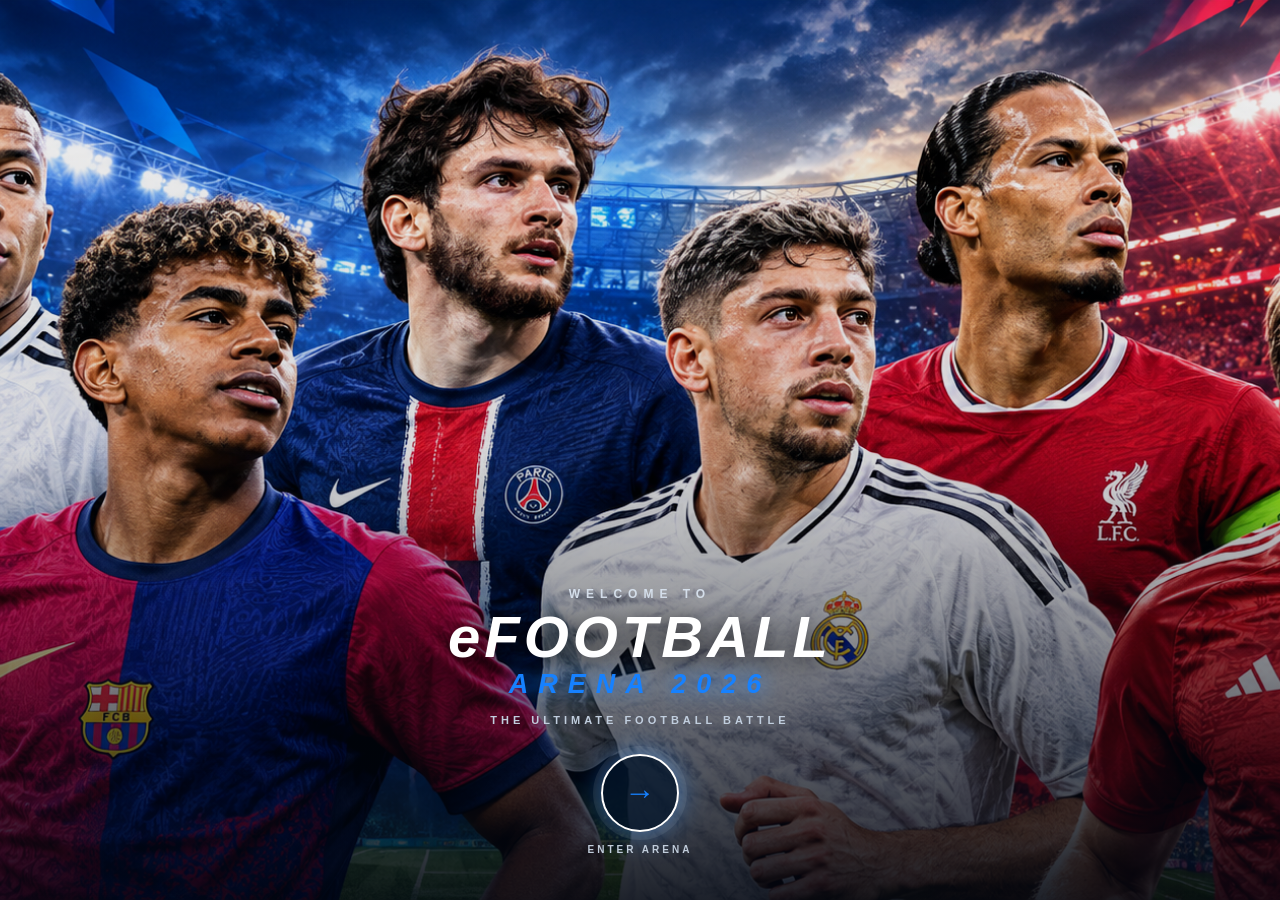
<file: index.html>
<!DOCTYPE html>
<html lang="en">

<head>

    <meta charset="UTF-8">

    <meta name="viewport" content="width=device-width, initial-scale=1.0">

    <title>eFootball Arena 2026</title>

    <link rel="stylesheet" href="index.css">

</head>

<body>

<div class="front-page">

    <div class="overlay"></div>

    <div class="content">

        <div class="welcome">
            WELCOME TO
        </div>

        <h1>
            eFOOTBALL
        </h1>

        <h2>
            ARENA 2026
        </h2>

        <p>
            THE ULTIMATE FOOTBALL BATTLE
        </p>

        <button class="enter-button" id="enterButton">

            <span>→</span>

        </button>

        <div class="button-text" id="buttonText">
            ENTER ARENA
        </div>

    </div>

</div>

<audio id="clickSound">
    <source src="Audio/click.mp3" type="audio/mpeg">
</audio>


<script>

const enterButton = document.getElementById("enterButton");

const buttonText = document.getElementById("buttonText");

const clickSound = document.getElementById("clickSound");


enterButton.addEventListener("click", function() {

    clickSound.currentTime = 0;
    clickSound.play();

    enterButton.classList.add("loading");

    buttonText.innerHTML = "LOADING ARENA...";

    enterButton.disabled = true;


    setTimeout(function() {

        window.location.href =
            "http://localhost/eFootballArena/login.php";

    }, 1800);

});

</script>

</body>

</html>
</file>
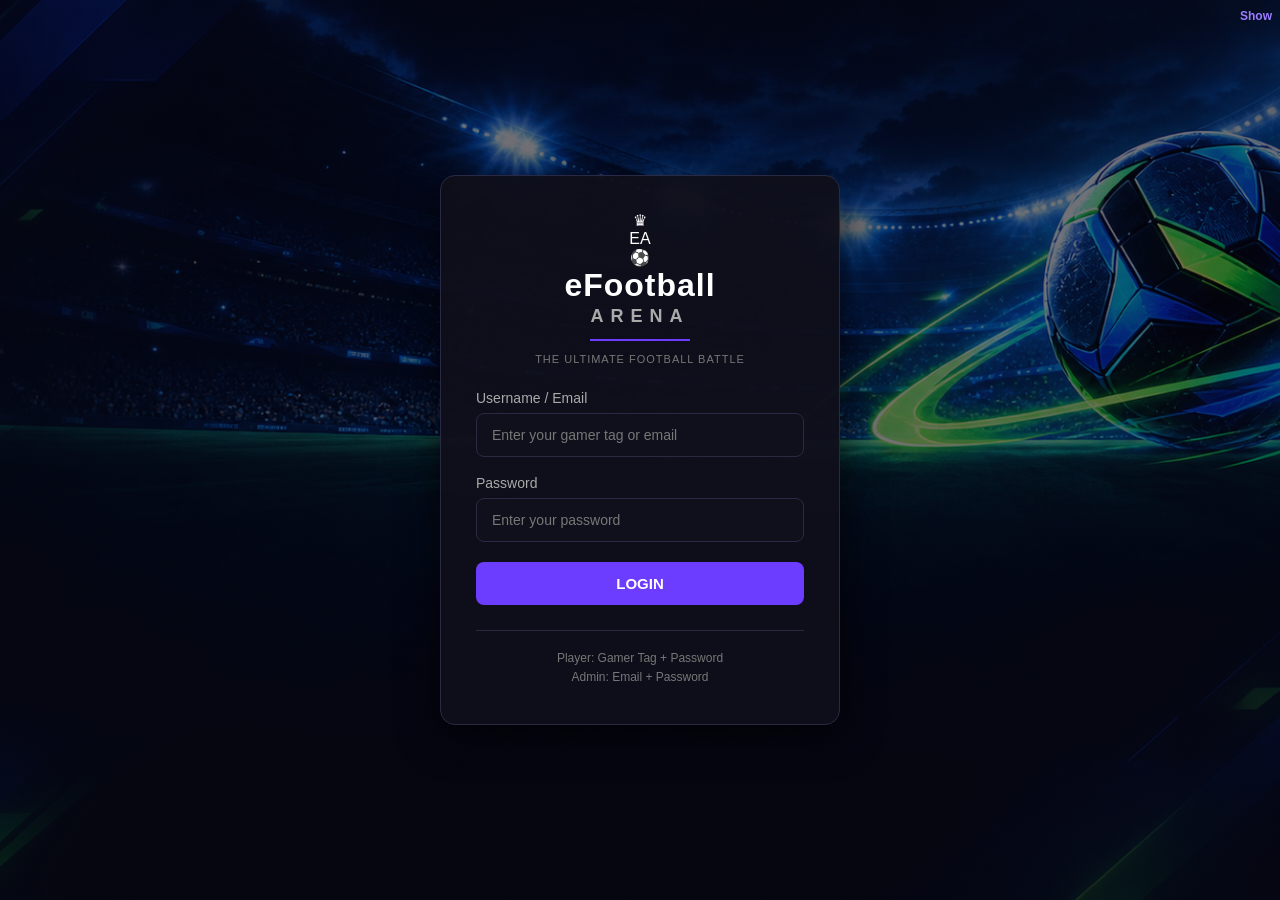
<file: login.html>
<!DOCTYPE html>
<html lang="en">
<head>
    <meta charset="UTF-8">
    <meta name="viewport" content="width=device-width, initial-scale=1.0">
    <title>eFootball Arena - Login</title>
    <link rel="stylesheet" href="login.css">
</head>

<body>

    <div class="login-container">

        <div class="login-box">

            <div class="logo">

                <div class="arena-logo">
                    <div class="crown">♛</div>
                    <div class="logo-text">EA</div>
                    <div class="logo-ball">⚽</div>
                </div>

                <h1><span>e</span>Football</h1>

                <h2>ARENA</h2>

                <div class="line"></div>

                <p>THE ULTIMATE FOOTBALL BATTLE</p>

            </div>

            <form action="login.php" method="POST" id="loginForm">

                <label>Username / Email</label>

                <input
                    type="text"
                    name="Username"
                    id="username"
                    placeholder="Enter your gamer tag or email"
                    required
                >

                <label>Password</label>

                <div class="password-container">

                    <input
                        type="password"
                        name="Password"
                        id="password"
                        placeholder="Enter your password"
                        required
                    >

                    <button type="button" id="showPassword">
                        Show
                    </button>

                </div>

                <button
                    type="submit"
                    name="Login"
                    class="login-button">
                    LOGIN
                </button>

            </form>

            <div class="login-info">
                <p>Player: Gamer Tag + Password</p>
                <p>Admin: Email + Password</p>
            </div>

        </div>

    </div>

    <script src="login.js"></script>

</body>
</html>
</file>
<file: index.css>
* {
    margin: 0;
    padding: 0;
    box-sizing: border-box;
}

body {
    min-height: 100vh;

    font-family: Arial, sans-serif;

    overflow: hidden;

    background: #020914;
}


.front-page {
    min-height: 100vh;

    width: 100%;

    position: relative;

    background-image:
        url("Images/front.png");

    background-size: cover;

    background-position: center;

    background-repeat: no-repeat;

    display: flex;

    align-items: flex-end;

    justify-content: center;
}


.overlay {
    position: absolute;

    inset: 0;

    background:
        linear-gradient(
            180deg,
            rgba(0, 0, 0, 0.05),
            rgba(0, 5, 15, 0.15),
            rgba(0, 5, 15, 0.88)
        );
}


.content {
    position: relative;

    z-index: 2;

    text-align: center;

    color: white;

    margin-bottom: 45px;

    animation: appear 1.2s ease;
}


.welcome {
    font-size: 12px;

    font-weight: bold;

    letter-spacing: 6px;

    color: #d5dfeb;

    margin-bottom: 8px;
}


h1 {
    font-size: 58px;

    line-height: 0.95;

    font-weight: 900;

    font-style: italic;

    letter-spacing: 4px;

    text-shadow:
        0 4px 25px rgba(0, 0, 0, 0.9);
}


h2 {
    margin-top: 5px;

    font-size: 27px;

    font-weight: bold;

    font-style: italic;

    letter-spacing: 10px;

    color: #1681ff;

    text-shadow:
        0 0 20px rgba(22, 129, 255, 0.8);
}


p {
    margin-top: 14px;

    font-size: 11px;

    font-weight: bold;

    letter-spacing: 4px;

    color: #c1cede;
}


.enter-button {
    width: 78px;

    height: 78px;

    margin: 28px auto 0;

    border-radius: 50%;

    border: 2px solid white;

    background:
        rgba(2, 20, 43, 0.75);

    display: flex;

    align-items: center;

    justify-content: center;

    cursor: pointer;

    color: white;

    box-shadow:
        0 0 0 8px rgba(255, 255, 255, 0.08),
        0 0 30px rgba(22, 129, 255, 0.5);

    transition: 0.3s;
}


.enter-button span {
    font-size: 31px;

    color: #1681ff;

    transition: 0.3s;
}


.enter-button:hover {
    transform: scale(1.08);

    border-color: #1681ff;

    background:
        rgba(4, 48, 94, 0.9);

    box-shadow:
        0 0 0 10px rgba(22, 129, 255, 0.1),
        0 0 45px rgba(22, 129, 255, 0.8);
}


.enter-button:hover span {
    transform: translateX(6px);
}


.button-text {
    margin-top: 12px;

    font-size: 10px;

    font-weight: bold;

    letter-spacing: 3px;

    color: #c0ccda;
}


.enter-button.loading {
    animation: spin 0.7s linear infinite;

    border-color: #1681ff;

    box-shadow:
        0 0 25px rgba(22, 129, 255, 0.8);
}


.enter-button.loading span {
    transform: none;
}


@keyframes spin {

    from {
        transform: rotate(0deg);
    }

    to {
        transform: rotate(360deg);
    }

}


@keyframes appear {

    from {
        opacity: 0;
        transform: translateY(20px);
    }

    to {
        opacity: 1;
        transform: translateY(0);
    }

}


@media (max-width: 700px) {

    .content {
        margin-bottom: 35px;
    }

    h1 {
        font-size: 42px;
    }

    h2 {
        font-size: 18px;

        letter-spacing: 6px;
    }

    p {
        font-size: 8px;

        letter-spacing: 2px;
    }

}
</file>
<file: login.css>
* {
    margin: 0;
    padding: 0;
    box-sizing: border-box;
}

html,
body {
    width: 100%;
    min-height: 100%;
}

body {
    min-height: 100vh;
    font-family: Arial, sans-serif;
    color: white;

    background-color: #080810;
    background-image:
        linear-gradient(
            rgba(5, 5, 15, 0.55),
            rgba(5, 5, 15, 0.55)
        ),
        url("Images/dashboard-bg.png");

    background-size: cover;
    background-position: center;
    background-repeat: no-repeat;
    background-attachment: fixed;

    display: flex;
    justify-content: center;
    align-items: center;
}

.login-box {
    width: 400px;
    padding: 35px;
    background: rgba(15, 15, 27, 0.96);
    border: 1px solid #292943;
    border-radius: 15px;
    box-shadow: 0 10px 40px rgba(0, 0, 0, 0.7);
    text-align: center;
}

.logo {
    margin-bottom: 25px;
}

.ea-logo {
    display: flex;
    justify-content: center;
    align-items: center;
    gap: 8px;
    margin-bottom: 8px;
}

.ea-logo span {
    font-size: 18px;
    font-weight: bold;
    color: #9d7cff;
}

.ball {
    font-size: 20px;
}

.logo h1 {
    font-size: 32px;
    letter-spacing: 1px;
}

.logo h1 .e {
    color: #9d7cff;
}

.logo h2 {
    margin-top: 2px;
    font-size: 18px;
    letter-spacing: 7px;
    color: #aaa;
}

.line {
    width: 100px;
    height: 2px;
    margin: 12px auto;
    background: #6c3cff;
}

.logo p {
    font-size: 11px;
    color: #777;
    letter-spacing: 1px;
}

form {
    display: flex;
    flex-direction: column;
}

form label {
    text-align: left;
    margin-bottom: 7px;
    color: #aaa;
    font-size: 14px;
}

form input[type="text"],
form input[type="password"] {
    width: 100%;
    padding: 13px 15px;
    margin-bottom: 18px;
    border: 1px solid #292943;
    border-radius: 8px;
    background: #10101c;
    color: white;
    outline: none;
    font-size: 14px;
}

form input[type="text"]:focus,
form input[type="password"]:focus {
    border-color: #6c3cff;
}

form input::placeholder {
    color: #777;
}

.password-box {
    position: relative;
    display: flex;
}

.password-box input {
    padding-right: 60px !important;
}

#showPassword {
    position: absolute;
    right: 8px;
    top: 9px;
    border: none;
    background: transparent;
    color: #9d7cff;
    cursor: pointer;
    font-size: 12px;
    font-weight: bold;
}

#showPassword:hover {
    color: #b39aff;
}

.login-button {
    width: 100%;
    padding: 13px;
    margin-top: 2px;
    border: none;
    border-radius: 8px;
    background: #6c3cff;
    color: white;
    font-size: 15px;
    font-weight: bold;
    cursor: pointer;
    transition: 0.3s;
}

.login-button:hover {
    background: #844fff;
}

.signup-text {
    margin-top: 18px;
    text-align: center;
    color: #aaa;
    font-size: 14px;
}

.signup-text a {
    color: #9d7cff;
    text-decoration: none;
    font-weight: bold;
}

.signup-text a:hover {
    color: #b39aff;
}

.error {
    margin-top: 15px;
    color: #ff6b6b;
    font-size: 13px;
}

.login-info {
    margin-top: 25px;
    padding-top: 15px;
    border-top: 1px solid #292943;
}

.login-info p {
    margin: 5px 0;
    color: #777;
    font-size: 12px;
}

@media (max-width: 500px) {
    .login-box {
        width: 90%;
        padding: 28px 22px;
    }

    .logo h1 {
        font-size: 28px;
    }
}
</file>
